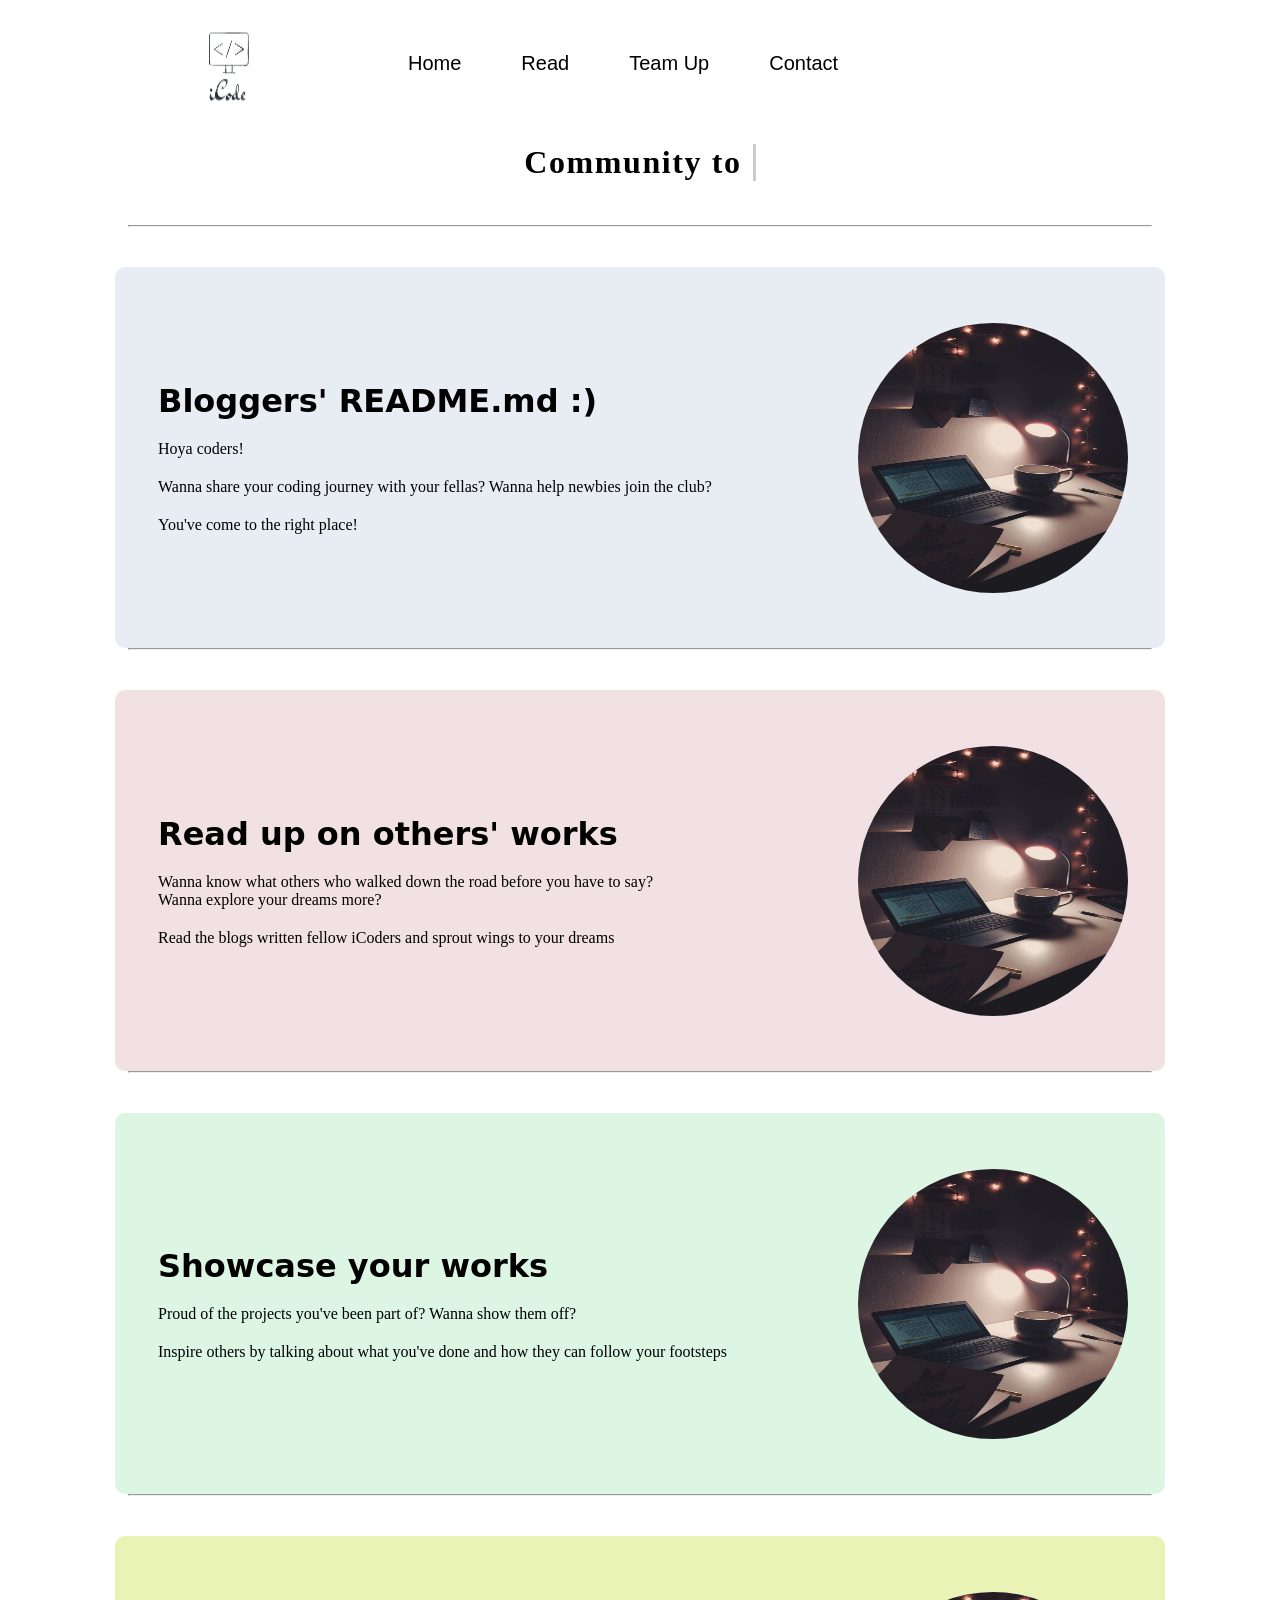
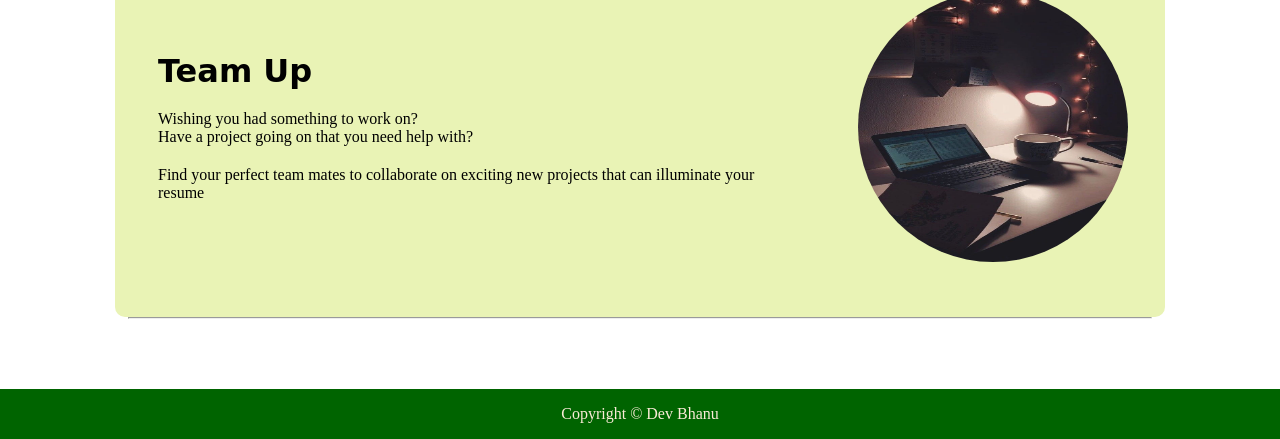
<file: index.html>
<!DOCTYPE html>
<html lang="en">
<head>
    <meta charset="UTF-8">
    <meta http-equiv="X-UA-Compatible" content="IE=edge">
    <meta name="viewport" content="width=device-width, initial-scale=1.0">
    <title><iCode></title>
    <link rel="stylesheet" href="css/util.css">
    <link rel="stylesheet" href="css/style.css">
    <script src="js/script.js"></script>
    
    
</head>
<body>
    
    <nav class="navigation max-width-1 m-auto">
        <div class="nav-left">
            <!-- <span>iCode</span> -->
            <img src="images/logo.png" alt="">
            
            <ul>
                <li><a href='/'>Home</a></li>
                <li><a href='/read.html'>Read</a></li>
                <li><a href='/team.html'>Team Up</a></li>
                <li><a href='/contact.html'>Contact</a></li>
            </ul>
        </div>
        <!-- <div class="nav-right">
            <form action="/search.html" method="get">
                <input class="form-input" type="text" placeholder="Search here" name="query">
                <button class="btn">Search</button>
            </form>
            
        </div> -->
        <!-- <div class="nav-right">
            <button class="start-btn" type="submit" onclick="openPopup()">Get Started</button>
            <div class="popup" id="popup">
                <h2>Nothing's stopping ya :)</h2>
                <br>
                <p>You don't wanna sign in to every other website. Make yourself at home. We are as unique as you are!</p>
                <button class="popup-btn" type="button" onclick="closePopup()">Wow! I'm excited</button>
            </div>
        </div> -->

        <!-- <div class="nav-right">
            <button class="start-btn" type="submit" onclick="openPopup()">Get Started</button>
            <div class="popup" id="popup">
                <h2>Nothing's stopping ya :)</h2>
                <br>
                <p>You don't wanna sign in to every other website. Make yourself at home. We are as unique as you are!</p>
                <button class="popup-btn" type="button" onclick="closePopup()">Wow! I'm excited</button>
            </div>
        </div> -->
    </nav>
    <br>
    <br>
    <div class="container">
        <p>Community to <span class="typed-text"></span><span class="cursor">&nbsp;</span></p>
      </div>
      <script src="js/textwriter.js"></script>
    <div class="max-width-1 m-auto">
        <br>
        <br>
        <hr>
    </div>
    <div class="content max-width-1 m-auto">
        <div class="content-left">
            <h1 style="font-family: system-ui;">Bloggers' README.md :)</h1>
            <div class="font2">
                <p>Hoya coders!</p>
                <p>Wanna share your coding journey with your fellas? Wanna help newbies join the club?</p>
                <p> You've come to the right place!</p>
            </div>
        </div>
        <div class="content-right">
            <img src="images/intro-bg.jpg" alt="image">
        </div>

    </div>
    <div class="max-width-1 m-auto">
        <hr>
    </div>

    <div class="content max-width-1 m-auto font2"  style="background-color: rgb(241, 225, 228);">
        <div class="content-left">
            <h1 style="font-family: system-ui;">Read up on others' works</h1>
            <div class="font2">
                <p>Wanna know what others who walked down the road before you have to say?<br>Wanna explore your dreams more?</p>
                <p>Read the blogs written fellow iCoders and sprout wings to your dreams</p>
            </div>
            
            <!-- <p> You've come to the right place!</p> -->
        </div>
        <div class="content-right">
            <img src="images/intro-bg.jpg" alt="image">
        </div>

    </div>
    <div class="max-width-1 m-auto">
        <hr>
    </div>
     
    <div class="content max-width-1 m-auto"  style="background-color: rgb(221, 246, 227);">
        <div class="content-left">
            <h1 style="font-family: system-ui;">Showcase your works</h1>
            <div class="font2">
                <p>Proud of the projects you've been part of? Wanna show them off? </p>
                <p>Inspire others by talking about what you've done and how they can follow your footsteps</p>
            </div>
            
            <!-- <p> You've come to the right place!</p> -->
        </div>
        <div class="content-right">
            <img src="images/intro-bg.jpg" alt="image">
        </div>

    </div>
    <div class="max-width-1 m-auto">
        <hr>
    </div>


    <div class="content max-width-1 m-auto"  style="background-color: rgb(233, 243, 181);">
        <div class="content-left">
            <h1 style="font-family: system-ui;">Team Up</h1>
            <div class="font2">
                <p>Wishing you had something to work on?<br>Have a project going on that you need help with?</p>
                <p>Find your perfect team mates to collaborate on exciting new projects that can illuminate your resume</p>
            </div>
            
            <!-- <p> You've come to the right place!</p> -->
        </div>
        <div class="content-right">
            <img src="images/intro-bg.jpg" alt="image">
        </div>

    </div>
    <div class="max-width-1 m-auto">
        <hr>
    </div>
    <!-- <div class="home-articles max-width-1 m-auto font2"> -->
        <!-- <div class="year-box">

        </div> -->


        <!-- <h2>Popular Articles</h2>


        <div class="home-article">
            <div class="home-article-img">
                <img src="images/intro-bg.jpg" alt="">
            </div>
            
            <div class="home-article-content">
                <a href="/blogpost.html"><h3 class="font1">Lorem ipsum dolor sit, amet consectetur adipisicing.</h3></a>
                <div>Author Name</div>
                <span>Date</span>
            </div>
        </div>

        <div class="home-article">
            <div class="home-article-img">
                <img src="images/intro-bg.jpg" alt="">
            </div>
            
            <div class="home-article-content">
                <h3 class="font1">Lorem ipsum dolor sit, amet consectetur adipisicing.</h3>
                <div>Author Name</div>
                <span>Date</span>
            </div>
        </div>

        <div class="home-article">
            <div class="home-article-img">
                <img src="images/intro-bg.jpg" alt="">
            </div>
            
            <div class="home-article-content">
                <h3 class="font1">Lorem ipsum dolor sit, amet consectetur adipisicing.</h3>
                <div>Author Name</div>
                <span>Date</span>
            </div>
        </div>

        <div class="home-article">
            <div class="home-article-img">
                <img src="images/intro-bg.jpg" alt="">
            </div>
            
            <div class="home-article-content">
                <h3 class="font1">Lorem ipsum dolor sit, amet consectetur adipisicing.</h3>
                <div>Author Name</div>
                <span>Date</span>
            </div>
        </div>
    </div> -->
    <div class="footer">
        <p>Copyright &copy Dev Bhanu</p>
    </div>
</body>
</html>
<script>
    let popup = document.getElementById("popup");

function openPopup(){
    popup.classList.add("open-popup");

}
function closePopup(){
    popup.classList.remove("open-popup");
    
}
</script>
</file>
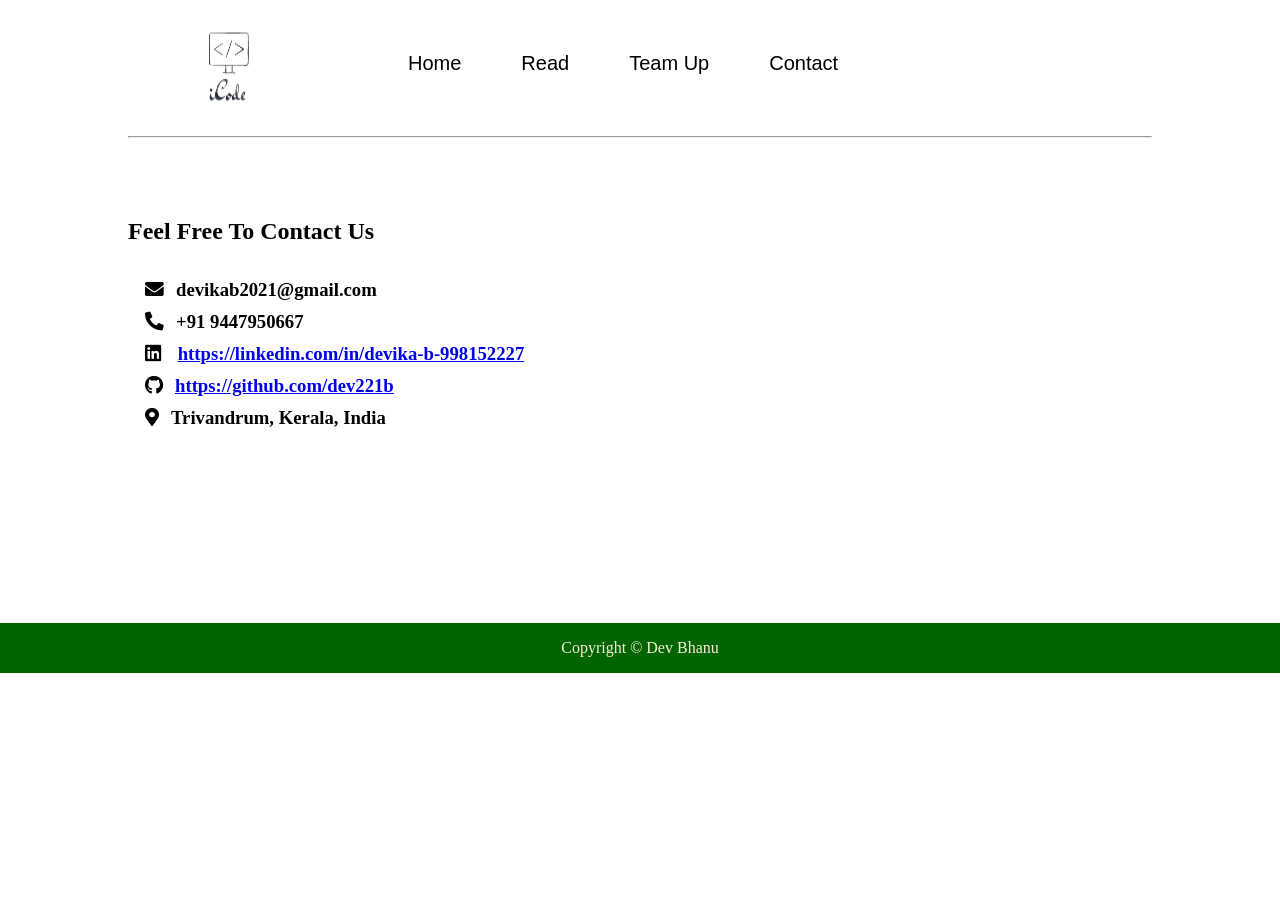
<file: contact.html>
<!DOCTYPE html>
<html lang="en">
<head>
    <meta charset="UTF-8">
    <meta http-equiv="X-UA-Compatible" content="IE=edge">
    <meta name="viewport" content="width=device-width, initial-scale=1.0">
    <title>iCode</title>
    <link rel="stylesheet" href="css/util.css">
    <link rel="stylesheet" href="css/style.css">
    <link rel="stylesheet" href="css/contact.css">
    <script src="js/script.js"></script>
    <!-- font awesome cdn link  -->
    <link rel="stylesheet" href="https://cdnjs.cloudflare.com/ajax/libs/font-awesome/5.15.2/css/all.min.css">
</head>
<body>
    <nav class="navigation max-width-1 m-auto">
        <div class="nav-left">
            
            <img src="images/logo.png" alt="">
            
            <ul>
                <li><a href='/'>Home</a></li>
                <li><a href='/read.html'>Read</a></li>
                <li><a href='/team.html'>Team Up</a></li>
                <li><a href='/contact.html'>Contact</a></li>
            </ul>
        </div>
        <!-- <div class="nav-right">
            <form action="/search.html" method="get">
                <input class="form-input" type="text" placeholder="Search here" name="query">
                <button class="btn">Search</button>
            </form>
            
        </div> -->

    </nav>
    <div class="max-width-1 m-auto">
        <br>
        <br>
        <hr>
    </div>
     <div class="contact-content max-width-1 m-auto">
        <h2 class="font2">Feel Free To Contact Us</h2>

        <div class="contact-info">
            <h3> <i class="fas fa-envelope"></i>devikab2021@gmail.com</h3>
            <h3> <i class="fas fa-phone-alt"></i>+91 9447950667 </h3>
            <h3> <i class="fab fa-linkedin"></i> <a href="https://linkedin.com/in/devika-b-998152227">https://linkedin.com/in/devika-b-998152227</a></h3>
            <h3> <i class="fab fa-github"></i><a href="https://github.com/dev221b">https://github.com/dev221b</a></h3>
            <h3> <i class="fas fa-map-marker-alt"></i>Trivandrum, Kerala, India</h3>
            
        </div>

     </div>
    
    <div class="footer">
        <p>Copyright &copy Dev Bhanu</p>
    </div>
</body>
</html>
</file>
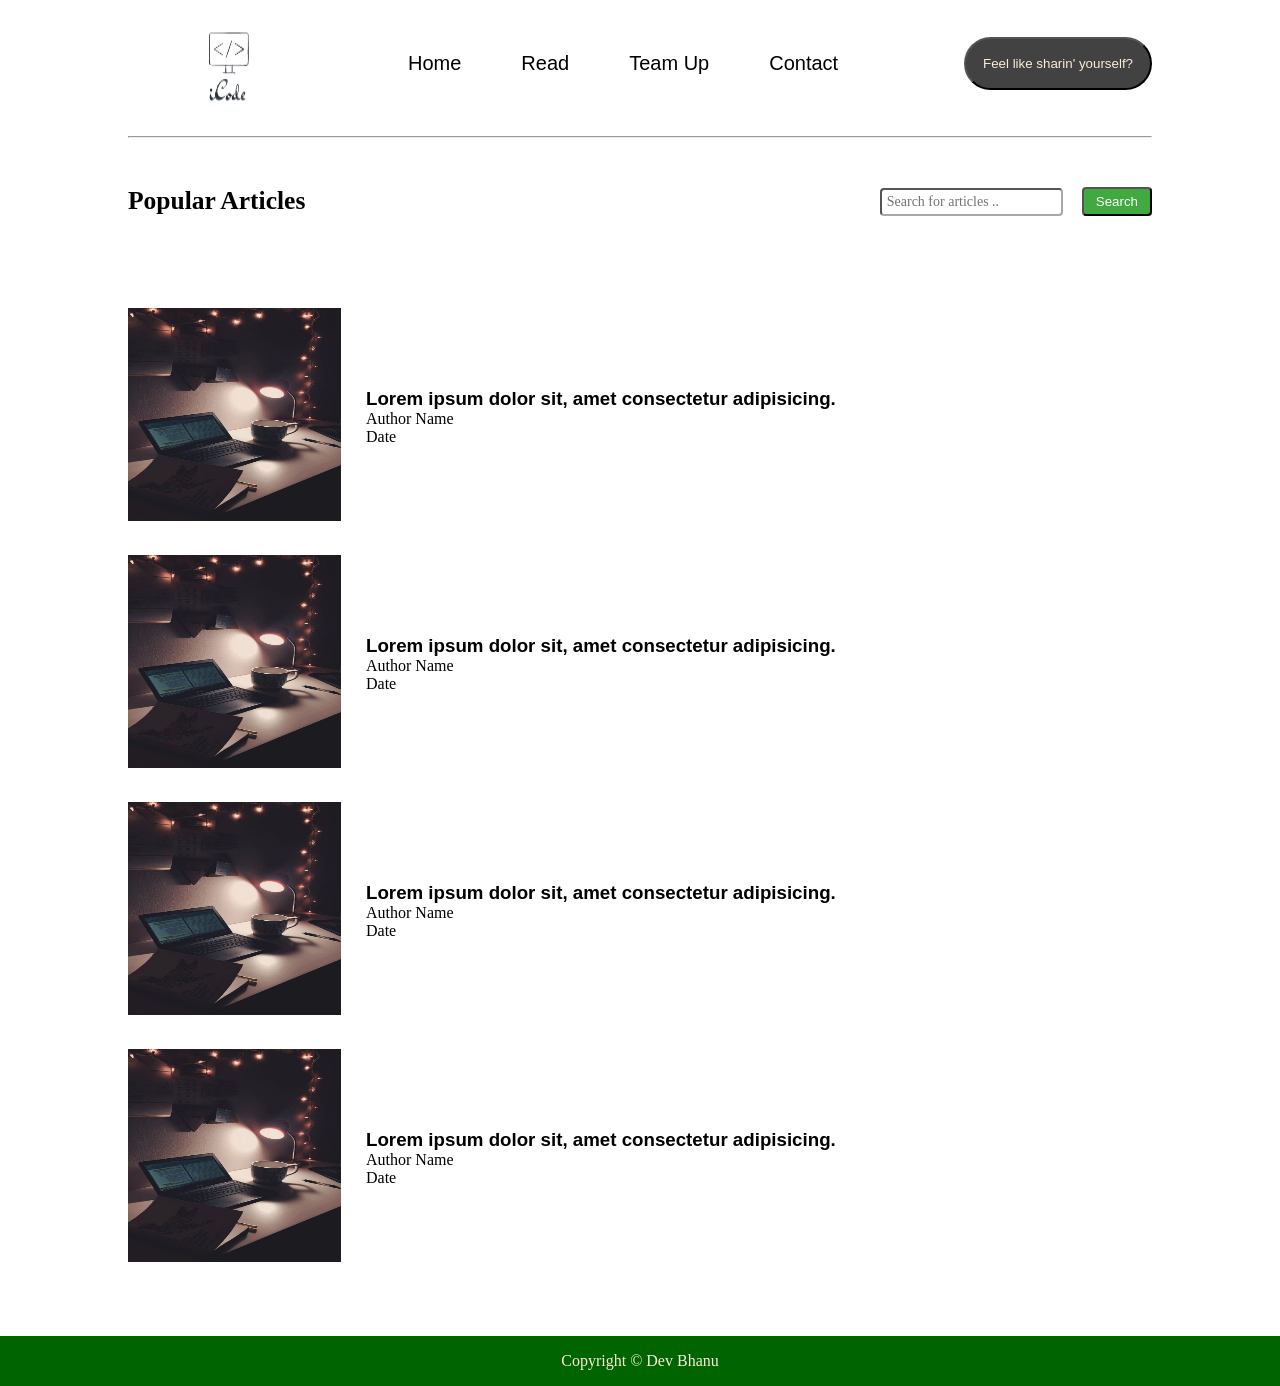
<file: read.html>
<!DOCTYPE html>
<html lang="en">
<head>
    <meta charset="UTF-8">
    <meta http-equiv="X-UA-Compatible" content="IE=edge">
    <meta name="viewport" content="width=device-width, initial-scale=1.0">
    <title>iCode</title>
    <link rel="stylesheet" href="css/util.css">
    <link rel="stylesheet" href="css/style.css">
    <script src="js/script.js"></script>
</head>
<body>
    <nav class="navigation max-width-1 m-auto">
        <div class="nav-left">
            <!-- <span>iCode</span> -->
            <img src="images/logo.png" alt="">
            
            <ul>
                <li><a href='/'>Home</a></li>
                <li><a href='/read.html'>Read</a></li>
                <li><a href='/team.html'>Team Up</a></li>
                <li><a href='/contact.html'>Contact</a></li>
            </ul>
        </div>

        <div class="nav-right">
            <button class="start-btn" id="startBtn">Feel like sharin' yourself?</button>
        </div>

        <!-- <div class="nav-right">
            <button class="start-btn">Get Started</button>
        </div> -->

    </nav>
    <!-- <div class="content max-width-1 m-auto">
        <div class="content-left">
            <h1>Bloggers' README.md :)</h1>
            <p>Hoya coders!</p>
            <p>Wanna share your coding journey with your fellas? Wanna help newbies join the club?</p>
            <p> You've come to the right place!</p>
        </div>
        <div class="content-right">
            <img src="images/intro-bg.jpg" alt="image">
        </div>

    </div> -->
    <div class="max-width-1 m-auto">
        <br>
        <br>
        <hr>
    </div>

    <nav class="navigation max-width-1 m-auto">
        <div class="nav-left">
            <h2>Popular Articles</h2>
        </div>
        <div class="nav-right">
            <form action="/search.html" method="get">
            <input class="form-input" type="text" placeholder="Search for articles .." name="query">
            <button class="btn">Search</button>
            </form>
        </div>
    </nav>

    <!-- <nav class="navigation max-width-1 m-auto">
        <div class="nav-left">
            <h2 style="font-family: var(--font2);">Let out that curiosity in you to explore the world of </h2>
        </div>
        <div class="nav-right">
            <form action="/search.html" method="get">
                <input class="form-input" type="text" placeholder="Search here" name="query">
                <button class="btn">Search</button>
            </form>
        </div>
    </nav> -->
    <div class="home-articles max-width-1 m-auto font2">
        <!-- <div class="year-box">

        </div> -->


        <!-- <h2>Popular Articles</h2> -->


        <div class="home-article">
            <div class="home-article-img">
                <img src="images/intro-bg.jpg" alt="">
            </div>
            
            <div class="home-article-content">
                <a href="/blogpost.html"><h3 class="font1">Lorem ipsum dolor sit, amet consectetur adipisicing.</h3></a>
                <div>Author Name</div>
                <span>Date</span>
            </div>
        </div>

        <div class="home-article">
            <div class="home-article-img">
                <img src="images/intro-bg.jpg" alt="">
            </div>
            
            <div class="home-article-content">
                <h3 class="font1">Lorem ipsum dolor sit, amet consectetur adipisicing.</h3>
                <div>Author Name</div>
                <span>Date</span>
            </div>
        </div>

        <div class="home-article">
            <div class="home-article-img">
                <img src="images/intro-bg.jpg" alt="">
            </div>
            
            <div class="home-article-content">
                <h3 class="font1">Lorem ipsum dolor sit, amet consectetur adipisicing.</h3>
                <div>Author Name</div>
                <span>Date</span>
            </div>
        </div>

        <div class="home-article">
            <div class="home-article-img">
                <img src="images/intro-bg.jpg" alt="">
            </div>
            
            <div class="home-article-content">
                <h3 class="font1">Lorem ipsum dolor sit, amet consectetur adipisicing.</h3>
                <div>Author Name</div>
                <span>Date</span>
            </div>
        </div>
    </div>
    <div class="footer">
        <p>Copyright &copy Dev Bhanu</p>
    </div>
</body>
</html>
</file>
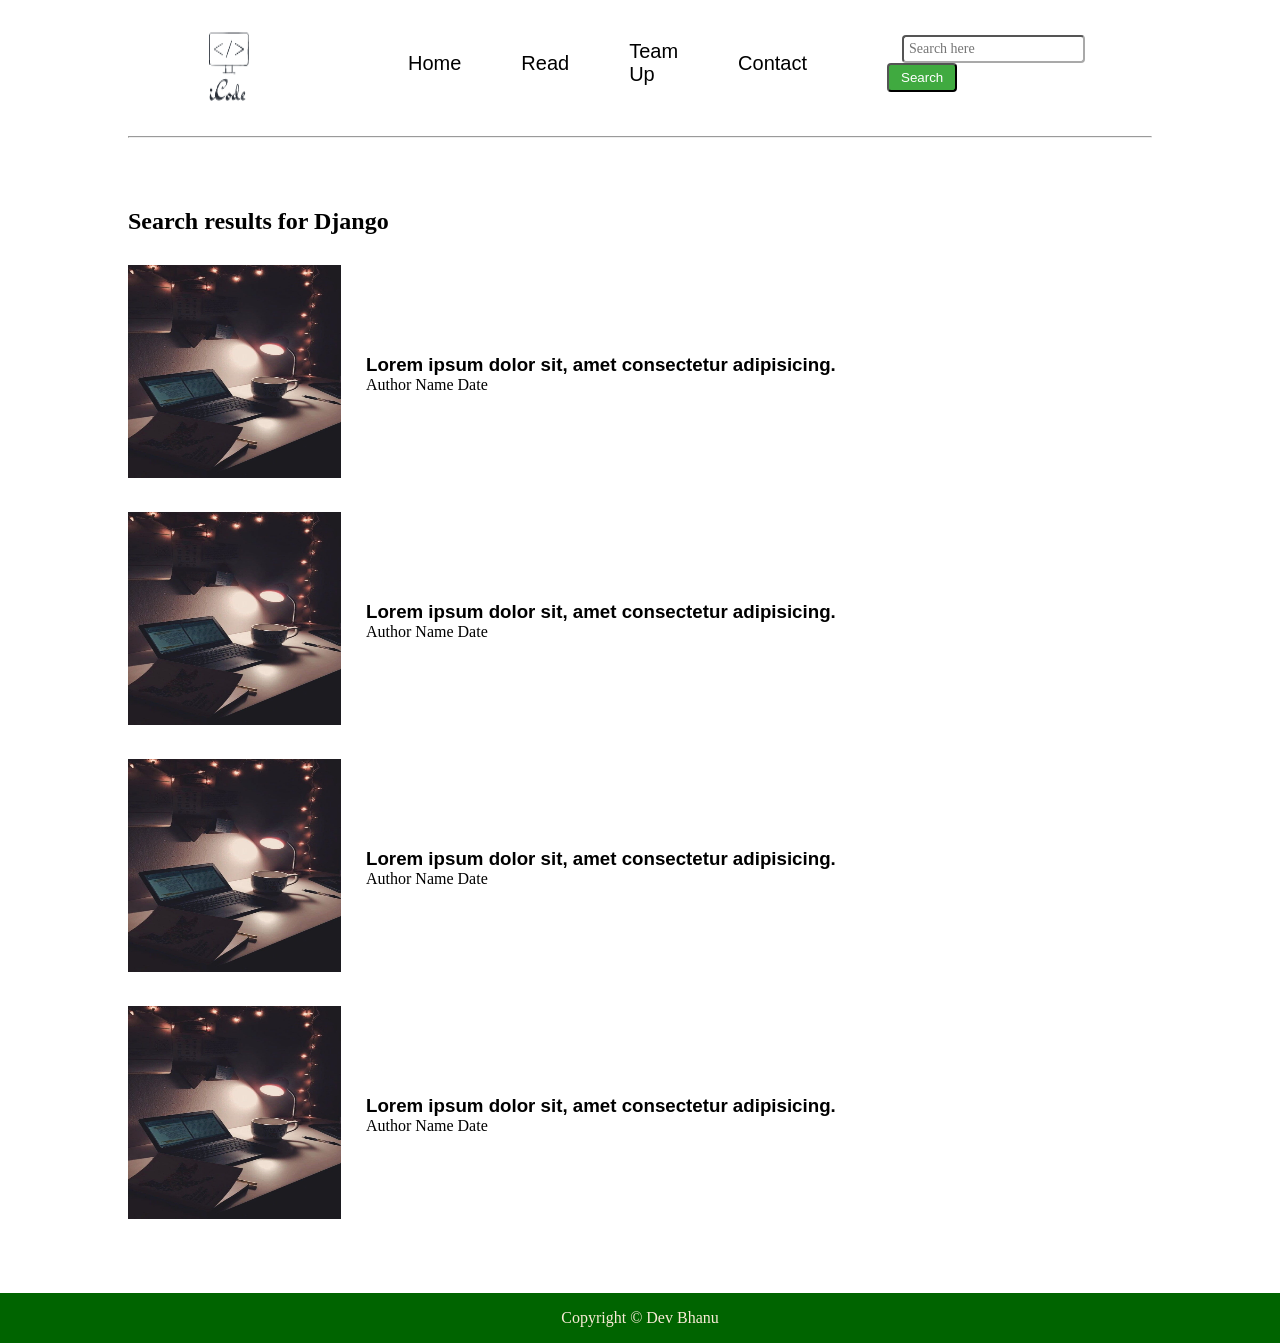
<file: search.html>
<!DOCTYPE html>
<html lang="en">
<head>
    <meta charset="UTF-8">
    <meta http-equiv="X-UA-Compatible" content="IE=edge">
    <meta name="viewport" content="width=device-width, initial-scale=1.0">
    <title>iCode</title>
    <link rel="stylesheet" href="css/util.css">
    <link rel="stylesheet" href="css/style.css">
    <script src="js/script.js"></script>
</head>
<body>
    <nav class="navigation max-width-1 m-auto">
        <div class="nav-left">
            <!-- <span>iCode</span> -->
            <img src="images/logo.png" alt="">
            
            <ul>
                <li><a href='/'>Home</a></li>
                <li><a href='/read.html'>Read</a></li>
                <li><a href='/team.html'>Team Up</a></li>
                <li><a href='/contact.html'>Contact</a></li>
            </ul>
        </div>
        <div class="nav-right">
            <form action="/search.html" method="get">
                <input class="form-input" type="text" placeholder="Search here" name="query">
                <button class="btn">Search</button>
            </form>
            
        </div>

    </nav>
    <!-- <div class="content max-width-1 m-auto">
        <div class="content-left">
            <h1>Bloggers' README.md :)</h1>
            <p>Hoya coders!</p>
            <p>Wanna share your coding journey with your fellas? Wanna help newbies join the club?
                Lorem ipsum dolor sit amet consectetur adipisicing elit. Enim dolore, atque iste quos obcaecati quia distinctio assumenda cum eaque consequuntur itaque eos voluptas! Debitis quos voluptatibus, amet numquam est repudiandae?
            </p>
            <p> You've come to the right place</p>
        </div>
        <div class="content-right">
            <img src="images/intro-bg.jpg" alt="image">
        </div>

    </div> -->
    <!-- <div class="max-width-1 m-auto">
        <hr>
    </div> -->
    <div class="max-width-1 m-auto">
        <br>
        <br>
        <hr>
    </div>
    <div class="home-articles max-width-1 m-auto font2">
        <h2>Search results for Django</h2>


        <div class="home-article">
            <div class="home-article-img">
                <img src="images/intro-bg.jpg" alt="">
            </div>
            
            <div class="home-article-content">
                <a href="/blogpost.html"><h3 class="font1">Lorem ipsum dolor sit, amet consectetur adipisicing.</h3></a>
                <span>Author Name</span>
                <span>Date</span>
            </div>
        </div>

        <div class="home-article">
            <div class="home-article-img">
                <img src="images/intro-bg.jpg" alt="">
            </div>
            
            <div class="home-article-content">
                <h3 class="font1">Lorem ipsum dolor sit, amet consectetur adipisicing.</h3>
                <span>Author Name</span>
                <span>Date</span>
            </div>
        </div>

        <div class="home-article">
            <div class="home-article-img">
                <img src="images/intro-bg.jpg" alt="">
            </div>
            
            <div class="home-article-content">
                <h3 class="font1">Lorem ipsum dolor sit, amet consectetur adipisicing.</h3>
                <span>Author Name</span>
                <span>Date</span>
            </div>
        </div>

        <div class="home-article">
            <div class="home-article-img">
                <img src="images/intro-bg.jpg" alt="">
            </div>
            
            <div class="home-article-content">
                <h3 class="font1">Lorem ipsum dolor sit, amet consectetur adipisicing.</h3>
                <span>Author Name</span>
                <span>Date</span>
            </div>
        </div>
    </div>
    <div class="footer">
        <p>Copyright &copy Dev Bhanu</p>
    </div>
</body>
</html>
</file>
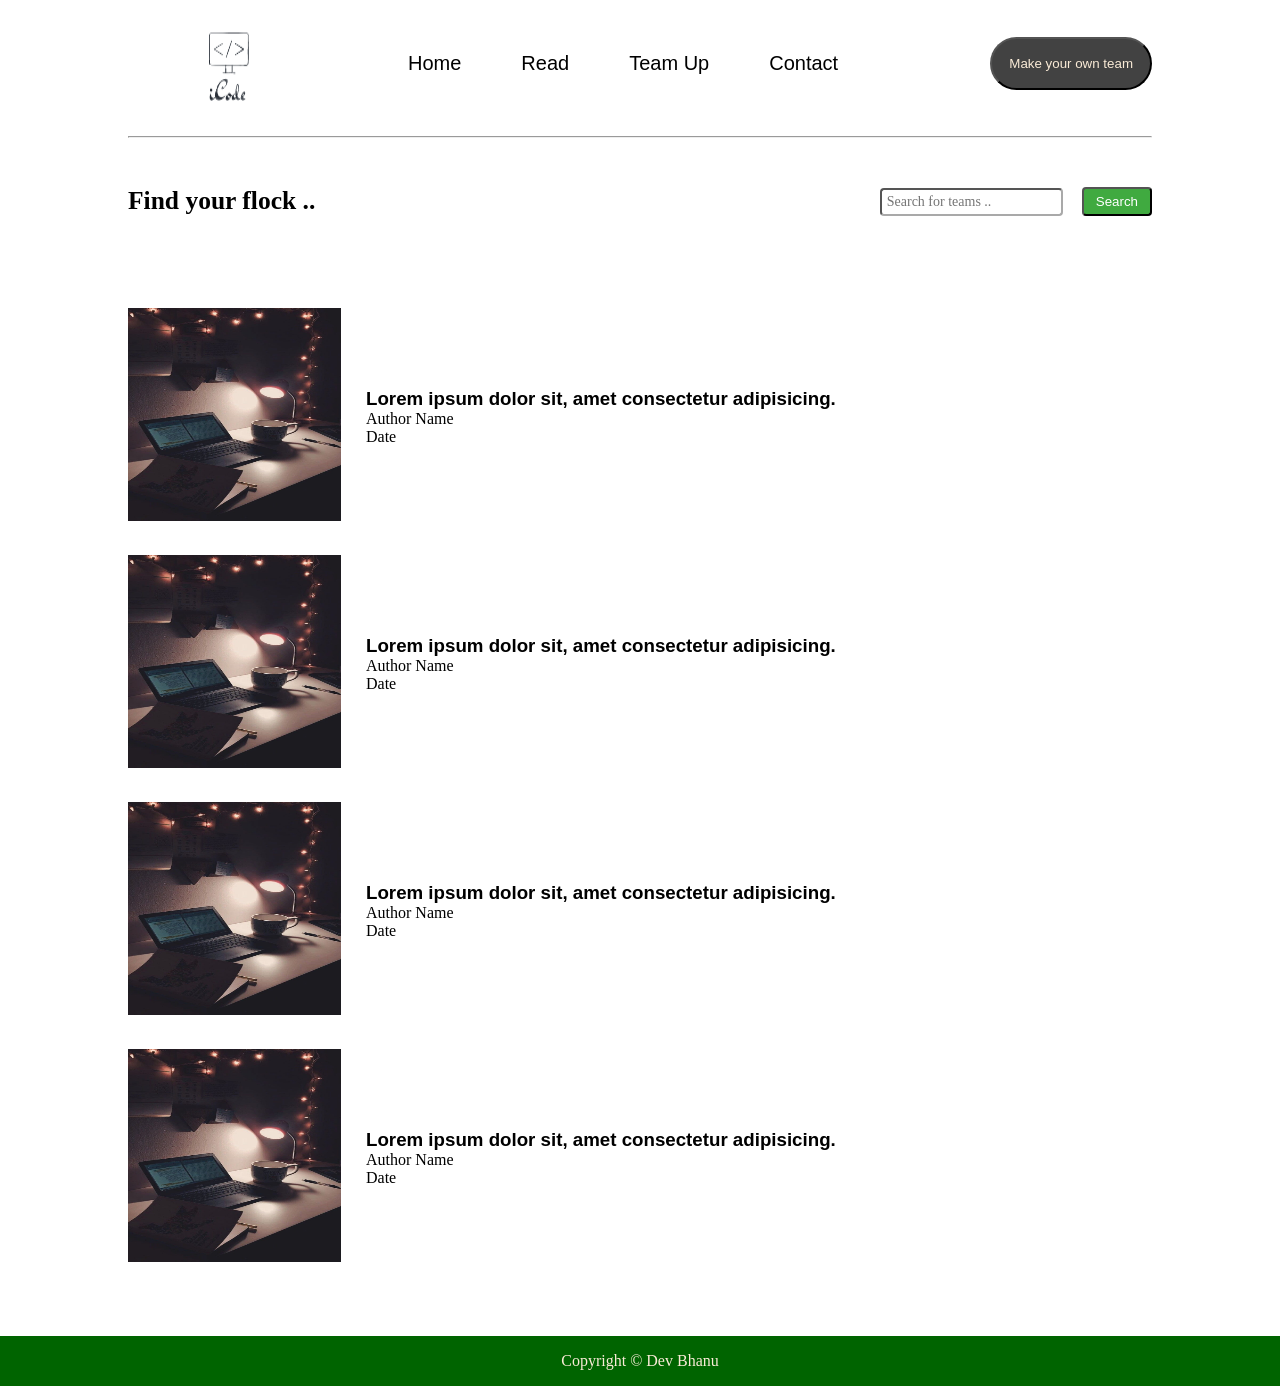
<file: team.html>
<!DOCTYPE html>
<html lang="en">
<head>
    <meta charset="UTF-8">
    <meta http-equiv="X-UA-Compatible" content="IE=edge">
    <meta name="viewport" content="width=device-width, initial-scale=1.0">
    <title>iCode</title>
    <link rel="stylesheet" href="css/util.css">
    <link rel="stylesheet" href="css/style.css">
    <script src="js/script.js"></script>
</head>
<body>
    <nav class="navigation max-width-1 m-auto">
        <div class="nav-left">
            <!-- <span>iCode</span> -->
            <img src="images/logo.png" alt="">
            
            <ul>
                <li><a href='/'>Home</a></li>
                <li><a href='/read.html'>Read</a></li>
                <li><a href='/team.html'>Team Up</a></li>
                <li><a href='/contact.html'>Contact</a></li>
            </ul>
        </div>
        <!-- <div class="nav-right">
            <form action="/search.html" method="get">
                <input class="form-input" type="text" placeholder="Search here" name="query">
                <button class="btn">Search</button>
            </form>
            
        </div> -->
        <div class="nav-right">
            <button class="start-btn">Make your own team</button>
        </div>

    </nav>
    <!-- <div class="content max-width-1 m-auto">
        <div class="content-left">
            <h1>Bloggers' README.md :)</h1>
            <p>Hoya coders!</p>
            <p>Wanna share your coding journey with your fellas? Wanna help newbies join the club?</p>
            <p> You've come to the right place!</p>
        </div>
        <div class="content-right">
            <img src="images/intro-bg.jpg" alt="image">
        </div>

    </div> -->
    <div class="max-width-1 m-auto">
        <br>
        <br>
        <hr>
    </div>

    <nav class="navigation max-width-1 m-auto">
        <div class="nav-left">
            <h2>Find your flock ..</h2>
        
        </div>
        <div class="nav-right">
            <form action="/search.html" method="get">
            <input class="form-input" type="text" placeholder="Search for teams .." name="query">
            <button class="btn">Search</button>
            </form>
        </div>
    </nav>

    <!-- <nav class="navigation max-width-1 m-auto">
        <div class="nav-left">
            <h2 style="font-family: var(--font2);">Let out that curiosity in you to explore the world of </h2>
        </div>
        <div class="nav-right">
            <form action="/search.html" method="get">
                <input class="form-input" type="text" placeholder="Search here" name="query">
                <button class="btn">Search</button>
            </form>
        </div>
    </nav> -->
    <div class="home-articles max-width-1 m-auto font2">
        <!-- <div class="year-box">

        </div> -->

        


        <div class="home-article">
            <div class="home-article-img">
                <img src="images/intro-bg.jpg" alt="">
            </div>
            
            <div class="home-article-content">
                <a href="/blogpost.html"><h3 class="font1">Lorem ipsum dolor sit, amet consectetur adipisicing.</h3></a>
                <div>Author Name</div>
                <span>Date</span>
            </div>
        </div>

        <div class="home-article">
            <div class="home-article-img">
                <img src="images/intro-bg.jpg" alt="">
            </div>
            
            <div class="home-article-content">
                <h3 class="font1">Lorem ipsum dolor sit, amet consectetur adipisicing.</h3>
                <div>Author Name</div>
                <span>Date</span>
            </div>
        </div>

        <div class="home-article">
            <div class="home-article-img">
                <img src="images/intro-bg.jpg" alt="">
            </div>
            
            <div class="home-article-content">
                <h3 class="font1">Lorem ipsum dolor sit, amet consectetur adipisicing.</h3>
                <div>Author Name</div>
                <span>Date</span>
            </div>
        </div>

        <div class="home-article">
            <div class="home-article-img">
                <img src="images/intro-bg.jpg" alt="">
            </div>
            
            <div class="home-article-content">
                <h3 class="font1">Lorem ipsum dolor sit, amet consectetur adipisicing.</h3>
                <div>Author Name</div>
                <span>Date</span>
            </div>
        </div>
    </div>
    <div class="footer">
        <p>Copyright &copy Dev Bhanu</p>
    </div>
</body>
</html>
</file>
<file: css/util.css>
:root {
    --main-bg-color: darkgreen;
    --font1: sans-serif;
    --font2: cursive;
  }

.max-width-1{
    max-width: 80vw;
}
.max-width-2{
    max-width: 50vw;
}
.m-auto{
    margin: auto;
}
.font1{
    font-family: var(--font1);
}
.font2{
    font-family: var(--font2);
}
.btn{
    padding: 5px 12px;
    border-radius: 4px;
    background-color: rgba(5, 144, 5, 0.762);
    color: white;
    cursor: pointer;
    transition: all 0.3s ease-in-out;
}
.btn:hover{
    background-color: darkgreen;
}
.form-input{
    padding: 4px 5px;
    font-size: 14px;
    border-color: darkgray;
    border-radius: 4px;
    margin: 0 15px;
    font-family: var(--font2);
    /* font-size: 18px; */
}
</file>
<file: css/style.css>
@import url('https://fonts.googleapis.com/css?family=Montserrat');

*{
    /* background-color: rgb(170, 200, 201); */
    margin: 0;
    padding: 0;
}

.container {
    
    display: flex;
    justify-content: center;
    
  }
  .container p {
    font-size: 2rem;
    padding: 0.5rem;
    font-weight: bold;
    letter-spacing: 0.1rem;
    text-align: center;
    overflow: hidden;
  }
  .container p span.typed-text {
    font-weight: normal;
    color: #dd7732;
  }
  .container p span.cursor {
    display: inline-block;
    background-color: #ccc;
    margin-left: 0.1rem;
    width: 3px;
    animation: blink 1s infinite;
  }
  .container p span.cursor.typing {
    animation: none;
  }
  @keyframes blink {
    0%  { background-color: #ccc; }
    49% { background-color: #ccc; }
    50% { background-color: transparent; }
    99% { background-color: transparent; }
    100%  { background-color: #ccc; }
  }
.navigation{
    font-family: var(--font2);
    height: 74px;
    /* background-color: blue; */
    display: flex;
    justify-content: space-between;
    align-items: center;
    margin-top: 26px;
}
.nav-left{
    font-size: 17px;
    display: flex;
}

/* .nav-left span{
    padding-top: 10px;
} */
.nav-left img{
    margin-top: 5px;
    height: 240px;
    width: 200px;
}
.nav-left ul{
    display: flex;
    align-items: center;
    margin: 0 50px;
    font-size: 20px;
}
.nav-left ul li{
    list-style: none;
    margin: 0 30px ;
    font-family: var(--font1); 
    
}
.nav-left ul li a:hover{
    font-weight: bold;
}
.nav-left ul li a{
    text-decoration: none;
    color: black;
    
}
.start-btn{
    background-color: rgb(66, 66, 66);
    color: antiquewhite;
    border-radius: 29px ;
    padding: 17px;
    cursor: pointer;
    transition: all 0.3s ease-in-out;
}
.start-btn:hover{
    padding: 20px;
    border-radius: 35px;
    background-color: black;
}
.content{
    height: 355px;
    display: flex;
    background-color: rgb(231, 237, 243);
    margin-top: 40px;
    padding: 13px;
    border-radius: 10px;
}
.content-left{
    font-family: var(--font1);
    width: 60%;
    display: flex;
    flex-direction: column;
    justify-content: center;
    margin-left: 30px;
}
.content-left p{
    margin-top: 20px;
    
}
.content-right{
    width: 40%;
    display: flex;
    align-items: center;
    justify-content: center;
}
.content-right img{
    height: 270px;
    width: 270px;
    margin-left: 80px;
    border-radius: 180px;
}
.home-articles{
    /* height: 455px; */
    /* background-color: rgb(177, 176, 176); */
    margin-top: 70px;
    position: relative;
}
/* .year-box{
    position: absolute;
    width: 234px;
    height: 255px;
    background-color: brown;
    right: 100px;
    top: 100px;
} */
.home-article{
    display: flex;
    margin-top: 30px;
}
.home-article-img img{
    height: 213px;
    width: 213px;
}
.home-article-content{
    align-self: center;
    padding: 25px;
}
.home-article-content a{
    text-decoration: none;
    color: black;
}
.footer{
    height: 50px ;
    background-color: darkgreen;
    display: flex;
    align-items: center;
    justify-content: center;
    color: antiquewhite;
    margin-top: 70px;
}
.popup{
    width: 550px;
    padding: 30px;
    background-color: black;
    border-radius: 6px;
    position: absolute;
    top: 0%;
    left: 50%;
    transform: translate(-50%,-50%) scale(0.1);
    color: antiquewhite;
    text-align: center;
    visibility: hidden;
    transition: transform 0.4s, top 0.4s;
}
.popup h2{
    font-family: var(--font1);
}
.popup button{
    width: 150px;
    height: 45px;
    margin-top: 30px;
    border-radius: 30px;
    font-family: var(--font1);
    font-weight: bold;
}
.openPop{
    visibility: visible;
    top: 50%;
    transform: translate(-50%,-50%) scale(1);
}
</file>
<file: css/contact.css>
.contact-content{
    padding: 80px;
}
.contact-info{
    padding: 34px 17px;
}
.contact-info h3{
    padding-bottom: 10px;
}
.contact-info h3 i{
    padding-right: 12px;
}
</file>
